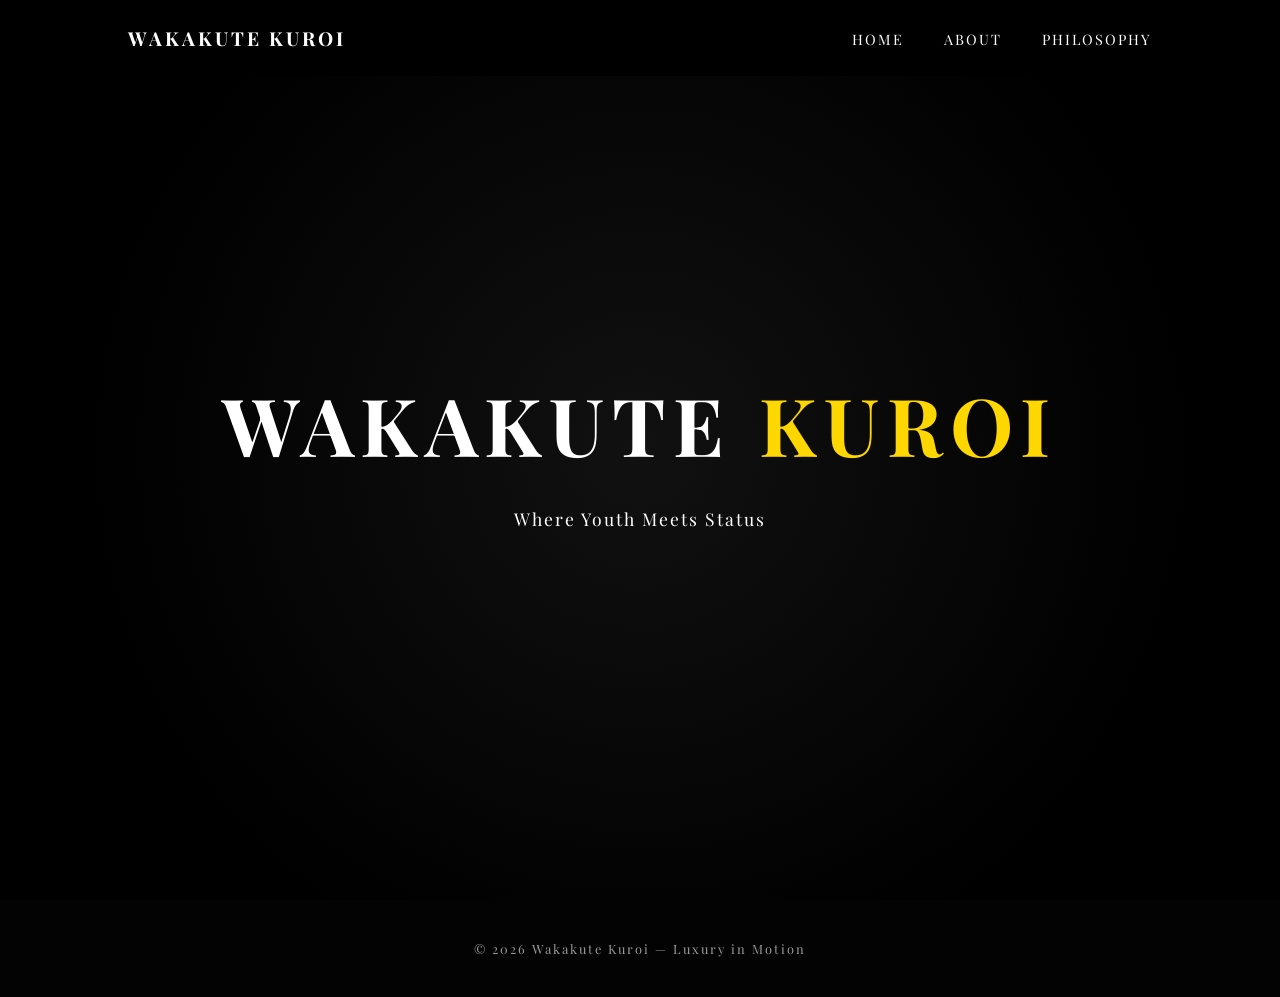
<file: index.html>
<!DOCTYPE html>
<html lang="en">

<head>
    <meta charset="UTF-8">
    <meta name="viewport" content="width=device-width, initial-scale=1.0">
    <title>Wakakute Kuroi</title>
    <link href="https://fonts.googleapis.com/css2?family=Playfair+Display:wght@400;700&display=swap" rel="stylesheet">
    <link rel="stylesheet" href="style.css">
</head>

<body>

    <nav>
        <h1>WAKAKUTE KUROI</h1>
        <ul>
            <li><a href="index.html">HOME</a></li>
            <li><a href="about.html">ABOUT</a></li>
            <li><a href="philosophy.html">PHILOSOPHY</a></li>
        </ul>
    </nav>

    <section class="hero">
        <div>
            <h2>WAKAKUTE <span>KUROI</span></h2>
            <p>Where Youth Meets Status</p>
        </div>
    </section>

    <footer>
        © 2026 Wakakute Kuroi — Luxury in Motion
    </footer>

</body>

</html>
</file>
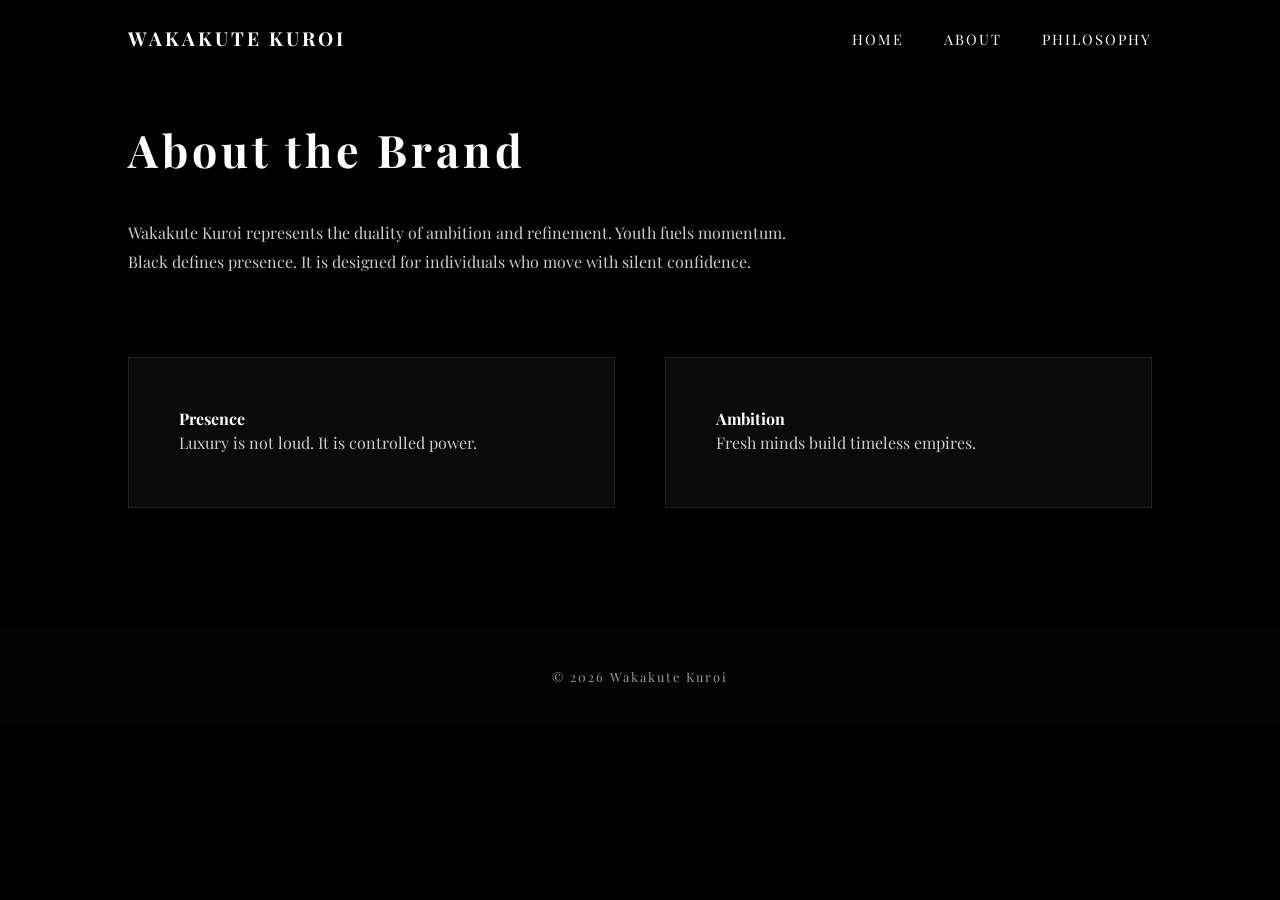
<file: about.html>
<!DOCTYPE html>
<html lang="en">

<head>
    <meta charset="UTF-8">
    <meta name="viewport" content="width=device-width, initial-scale=1.0">
    <title>About | Wakakute Kuroi</title>
    <link href="https://fonts.googleapis.com/css2?family=Playfair+Display:wght@400;700&display=swap" rel="stylesheet">
    <link rel="stylesheet" href="style.css">
</head>

<body>

    <nav>
        <h1>WAKAKUTE KUROI</h1>
        <ul>
            <li><a href="index.html">HOME</a></li>
            <li><a href="about.html">ABOUT</a></li>
            <li><a href="philosophy.html">PHILOSOPHY</a></li>
        </ul>
    </nav>

    <section class="content">
        <h3>About the Brand</h3>
        <p>
            Wakakute Kuroi represents the duality of ambition and refinement.
            Youth fuels momentum. Black defines presence.
            It is designed for individuals who move with silent confidence.
        </p>

        <div class="cards">
            <div class="card">
                <h4>Presence</h4>
                <p>Luxury is not loud. It is controlled power.</p>
            </div>
            <div class="card">
                <h4>Ambition</h4>
                <p>Fresh minds build timeless empires.</p>
            </div>
        </div>
    </section>

    <footer>
        © 2026 Wakakute Kuroi
    </footer>

</body>

</html>
</file>
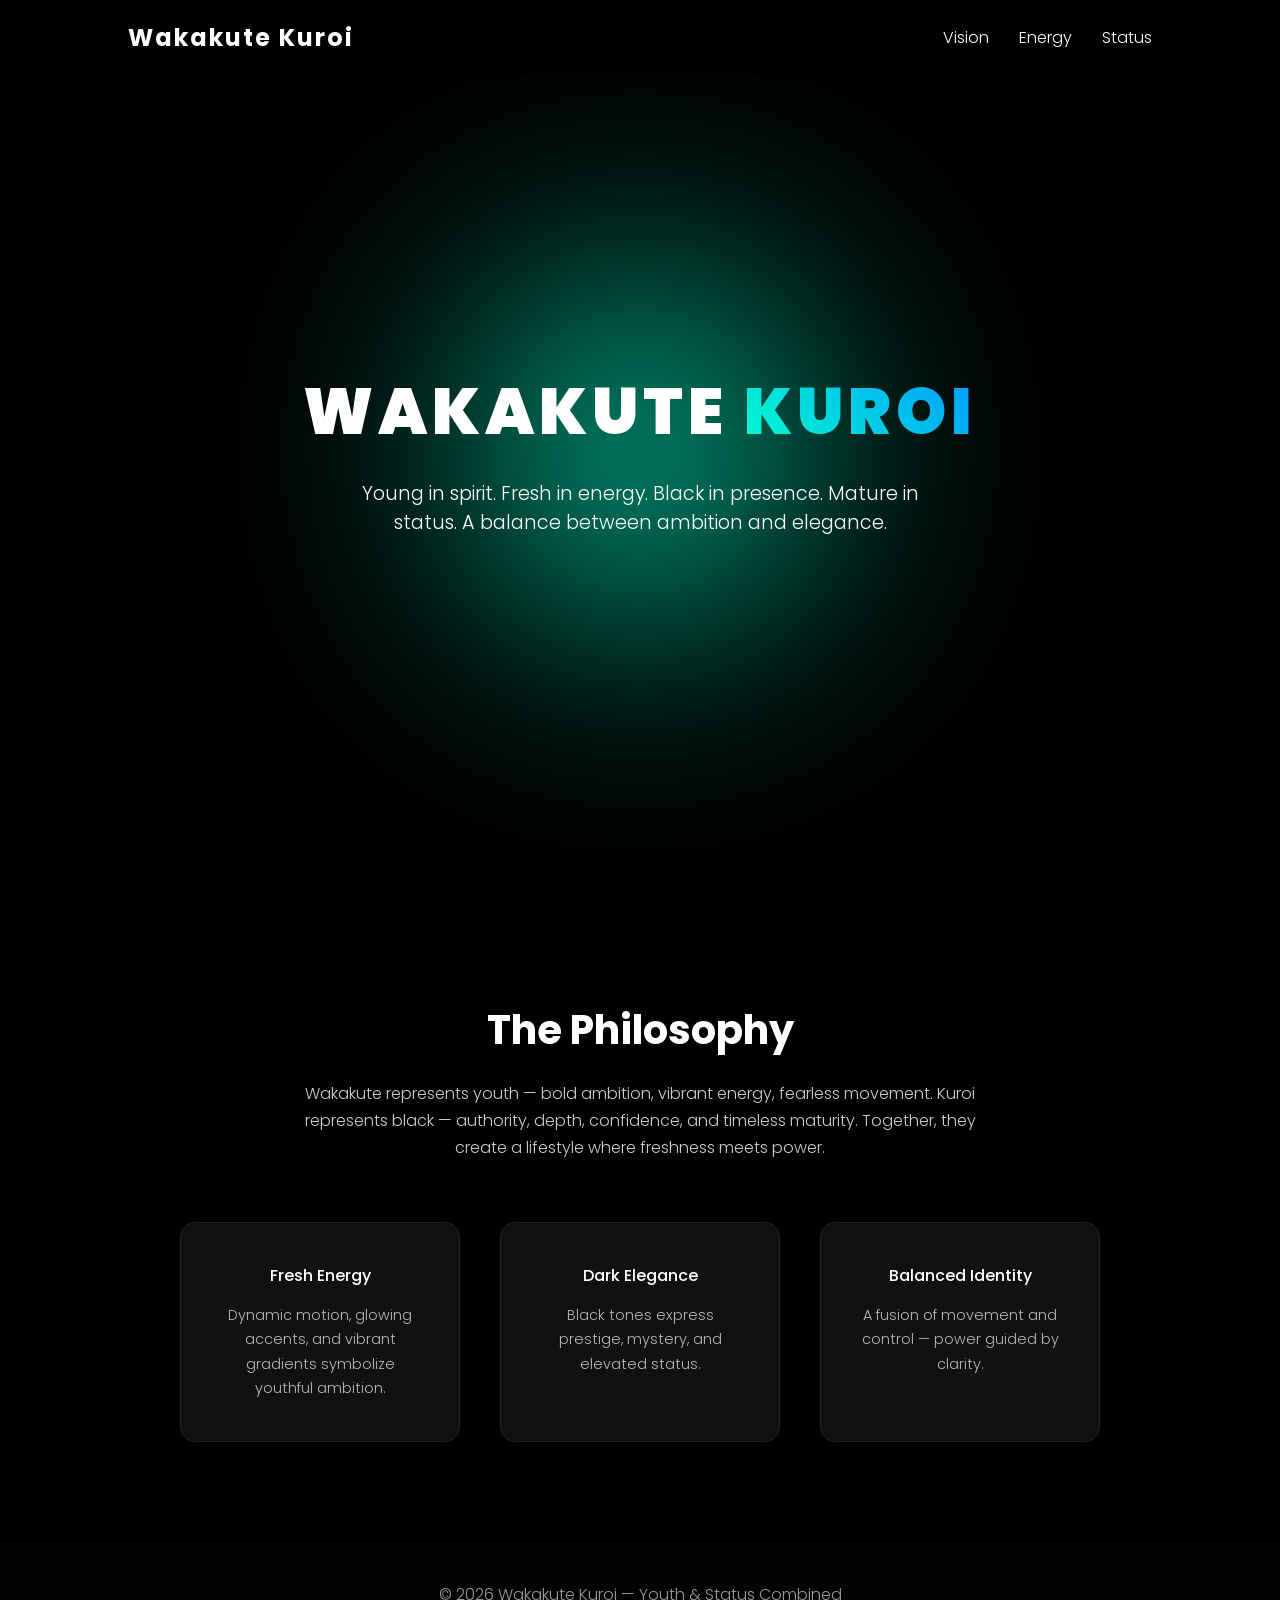
<file: index0.html>
<!DOCTYPE html>
<html lang="en">

<head>
    <meta charset="UTF-8">
    <meta name="viewport" content="width=device-width, initial-scale=1.0">
    <title>Wakakute Kuroi</title>

    <!-- Google Font -->
    <link href="https://fonts.googleapis.com/css2?family=Poppins:wght@300;500;700;900&display=swap" rel="stylesheet">

    <style>
        * {
            margin: 0;
            padding: 0;
            box-sizing: border-box;
        }

        body {
            font-family: 'Poppins', sans-serif;
            background: #000;
            color: white;
            overflow-x: hidden;
        }

        /* Navigation */
        nav {
            position: fixed;
            width: 100%;
            padding: 20px 10%;
            display: flex;
            justify-content: space-between;
            align-items: center;
            background: rgba(0, 0, 0, 0.6);
            backdrop-filter: blur(10px);
            z-index: 1000;
        }

        nav h1 {
            font-weight: 700;
            letter-spacing: 2px;
        }

        nav ul {
            list-style: none;
            display: flex;
            gap: 30px;
        }

        nav ul li a {
            text-decoration: none;
            color: white;
            font-weight: 300;
            transition: 0.3s;
        }

        nav ul li a:hover {
            color: #00ffcc;
        }

        /* Hero Section */
        .hero {
            height: 100vh;
            display: flex;
            align-items: center;
            justify-content: center;
            text-align: center;
            padding: 0 10%;
            position: relative;
        }

        .hero::before {
            content: "";
            position: absolute;
            width: 500px;
            height: 500px;
            background: radial-gradient(circle, #00ffcc, transparent 70%);
            filter: blur(120px);
            animation: pulse 6s infinite alternate;
        }

        @keyframes pulse {
            from {
                transform: scale(0.8);
                opacity: 0.5;
            }

            to {
                transform: scale(1.2);
                opacity: 1;
            }
        }

        .hero-content {
            position: relative;
            z-index: 2;
        }

        .hero h2 {
            font-size: 4rem;
            font-weight: 900;
            letter-spacing: 5px;
        }

        .hero span {
            background: linear-gradient(45deg, #00ffcc, #0099ff);
            -webkit-background-clip: text;
            -webkit-text-fill-color: transparent;
        }

        .hero p {
            margin-top: 20px;
            font-weight: 300;
            font-size: 1.2rem;
            max-width: 600px;
            margin-left: auto;
            margin-right: auto;
        }

        /* Section */
        .section {
            padding: 100px 10%;
            text-align: center;
        }

        .section h3 {
            font-size: 2.5rem;
            margin-bottom: 20px;
        }

        .section p {
            max-width: 700px;
            margin: auto;
            font-weight: 300;
            line-height: 1.7;
            opacity: 0.8;
        }

        /* Cards */
        .cards {
            display: flex;
            justify-content: center;
            gap: 40px;
            margin-top: 60px;
            flex-wrap: wrap;
        }

        .card {
            background: #111;
            padding: 40px;
            width: 280px;
            border-radius: 15px;
            transition: 0.4s;
            border: 1px solid #222;
        }

        .card:hover {
            transform: translateY(-10px);
            border: 1px solid #00ffcc;
            box-shadow: 0 0 30px rgba(0, 255, 204, 0.4);
        }

        .card h4 {
            margin-bottom: 15px;
            font-weight: 500;
        }

        .card p {
            font-size: 0.9rem;
            opacity: 0.7;
        }

        /* Footer */
        footer {
            padding: 40px 10%;
            text-align: center;
            background: #050505;
            font-weight: 300;
            opacity: 0.6;
        }

        @media(max-width: 768px) {
            .hero h2 {
                font-size: 2.5rem;
            }

            .cards {
                flex-direction: column;
                align-items: center;
            }
        }
    </style>
</head>

<body>

    <nav>
        <h1>Wakakute Kuroi</h1>
        <ul>
            <li><a href="#">Vision</a></li>
            <li><a href="#">Energy</a></li>
            <li><a href="#">Status</a></li>
        </ul>
    </nav>

    <section class="hero">
        <div class="hero-content">
            <h2>WAKAKUTE <span>KUROI</span></h2>
            <p>
                Young in spirit. Fresh in energy.
                Black in presence. Mature in status.
                A balance between ambition and elegance.
            </p>
        </div>
    </section>

    <section class="section">
        <h3>The Philosophy</h3>
        <p>
            Wakakute represents youth — bold ambition, vibrant energy, fearless movement.
            Kuroi represents black — authority, depth, confidence, and timeless maturity.
            Together, they create a lifestyle where freshness meets power.
        </p>

        <div class="cards">
            <div class="card">
                <h4>Fresh Energy</h4>
                <p>Dynamic motion, glowing accents, and vibrant gradients symbolize youthful ambition.</p>
            </div>
            <div class="card">
                <h4>Dark Elegance</h4>
                <p>Black tones express prestige, mystery, and elevated status.</p>
            </div>
            <div class="card">
                <h4>Balanced Identity</h4>
                <p>A fusion of movement and control — power guided by clarity.</p>
            </div>
        </div>
    </section>

    <footer>
        © 2026 Wakakute Kuroi — Youth & Status Combined
    </footer>

</body>

</html>
</file>
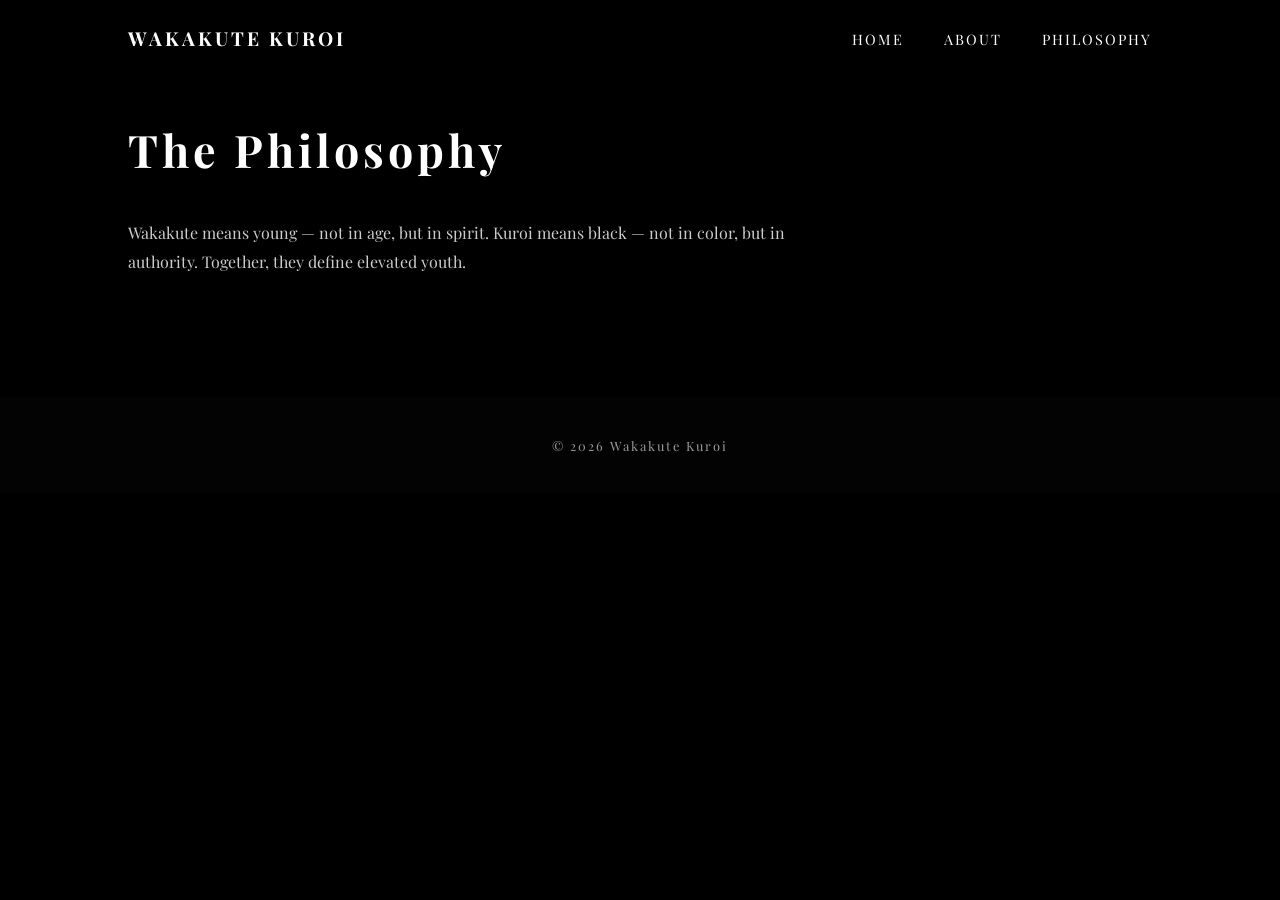
<file: philosophy.html>
<!DOCTYPE html>
<html lang="en">

<head>
    <meta charset="UTF-8">
    <meta name="viewport" content="width=device-width, initial-scale=1.0">
    <title>Philosophy | Wakakute Kuroi</title>
    <link href="https://fonts.googleapis.com/css2?family=Playfair+Display:wght@400;700&display=swap" rel="stylesheet">
    <link rel="stylesheet" href="style.css">
</head>

<body>

    <nav>
        <h1>WAKAKUTE KUROI</h1>
        <ul>
            <li><a href="index.html">HOME</a></li>
            <li><a href="about.html">ABOUT</a></li>
            <li><a href="philosophy.html">PHILOSOPHY</a></li>
        </ul>
    </nav>

    <section class="content">
        <h3>The Philosophy</h3>
        <p>
            Wakakute means young — not in age, but in spirit.
            Kuroi means black — not in color, but in authority.
            Together, they define elevated youth.
        </p>
    </section>

    <footer>
        © 2026 Wakakute Kuroi
    </footer>

</body>

</html>
</file>
<file: style.css>
/* ===== GLOBAL ===== */
* {
    margin: 0;
    padding: 0;
    box-sizing: border-box;
}

body {
    font-family: 'Playfair Display', serif;
    background-color: #000;
    color: #fff;
    overflow-x: hidden;
}

a {
    text-decoration: none;
    color: inherit;
}

section {
    padding: 120px 10%;
}

/* ===== NAVIGATION ===== */
nav {
    position: fixed;
    width: 100%;
    padding: 25px 10%;
    display: flex;
    justify-content: space-between;
    align-items: center;
    background: rgba(0, 0, 0, 0.85);
    backdrop-filter: blur(8px);
    z-index: 1000;
}

nav h1 {
    font-weight: 700;
    letter-spacing: 3px;
    font-size: 1.2rem;
}

nav ul {
    list-style: none;
    display: flex;
    gap: 40px;
}

nav ul li a {
    font-size: 0.9rem;
    letter-spacing: 2px;
    position: relative;
    transition: 0.3s;
}

nav ul li a::after {
    content: "";
    position: absolute;
    width: 0%;
    height: 1px;
    background: gold;
    left: 0;
    bottom: -5px;
    transition: 0.4s;
}

nav ul li a:hover::after {
    width: 100%;
}

/* ===== HERO ===== */
.hero {
    height: 100vh;
    display: flex;
    justify-content: center;
    align-items: center;
    text-align: center;
    background: radial-gradient(circle at center, #111 0%, #000 70%);
}

.hero h2 {
    font-size: 5rem;
    letter-spacing: 8px;
    font-weight: 700;
    opacity: 0;
    transform: translateY(40px);
    animation: fadeUp 1.5s ease forwards;
}

.hero span {
    color: gold;
}

.hero p {
    margin-top: 30px;
    font-size: 1.1rem;
    letter-spacing: 2px;
    opacity: 0;
    animation: fadeIn 2s ease forwards;
    animation-delay: 1s;
}

/* ===== CONTENT ===== */
.content h3 {
    font-size: 2.8rem;
    margin-bottom: 40px;
    letter-spacing: 4px;
}

.content p {
    max-width: 700px;
    line-height: 1.8;
    font-weight: 300;
    opacity: 0.8;
}

/* ===== CARD LUXURY ===== */
.cards {
    display: flex;
    gap: 50px;
    margin-top: 80px;
    flex-wrap: wrap;
}

.card {
    flex: 1;
    min-width: 250px;
    padding: 50px;
    background: #0a0a0a;
    border: 1px solid #222;
    transition: 0.5s ease;
}

.card:hover {
    border-color: gold;
    transform: translateY(-10px);
    box-shadow: 0 0 40px rgba(255, 215, 0, 0.15);
}

/* ===== FOOTER ===== */
footer {
    text-align: center;
    padding: 40px;
    background: #050505;
    font-size: 0.8rem;
    letter-spacing: 2px;
    opacity: 0.6;
}

/* ===== ANIMATIONS ===== */
@keyframes fadeUp {
    to {
        opacity: 1;
        transform: translateY(0);
    }
}

@keyframes fadeIn {
    to {
        opacity: 1;
    }
}

/* ===== PAGE TRANSITION ===== */
body {
    animation: pageFade 0.8s ease;
}

@keyframes pageFade {
    from {
        opacity: 0;
    }

    to {
        opacity: 1;
    }
}
</file>
